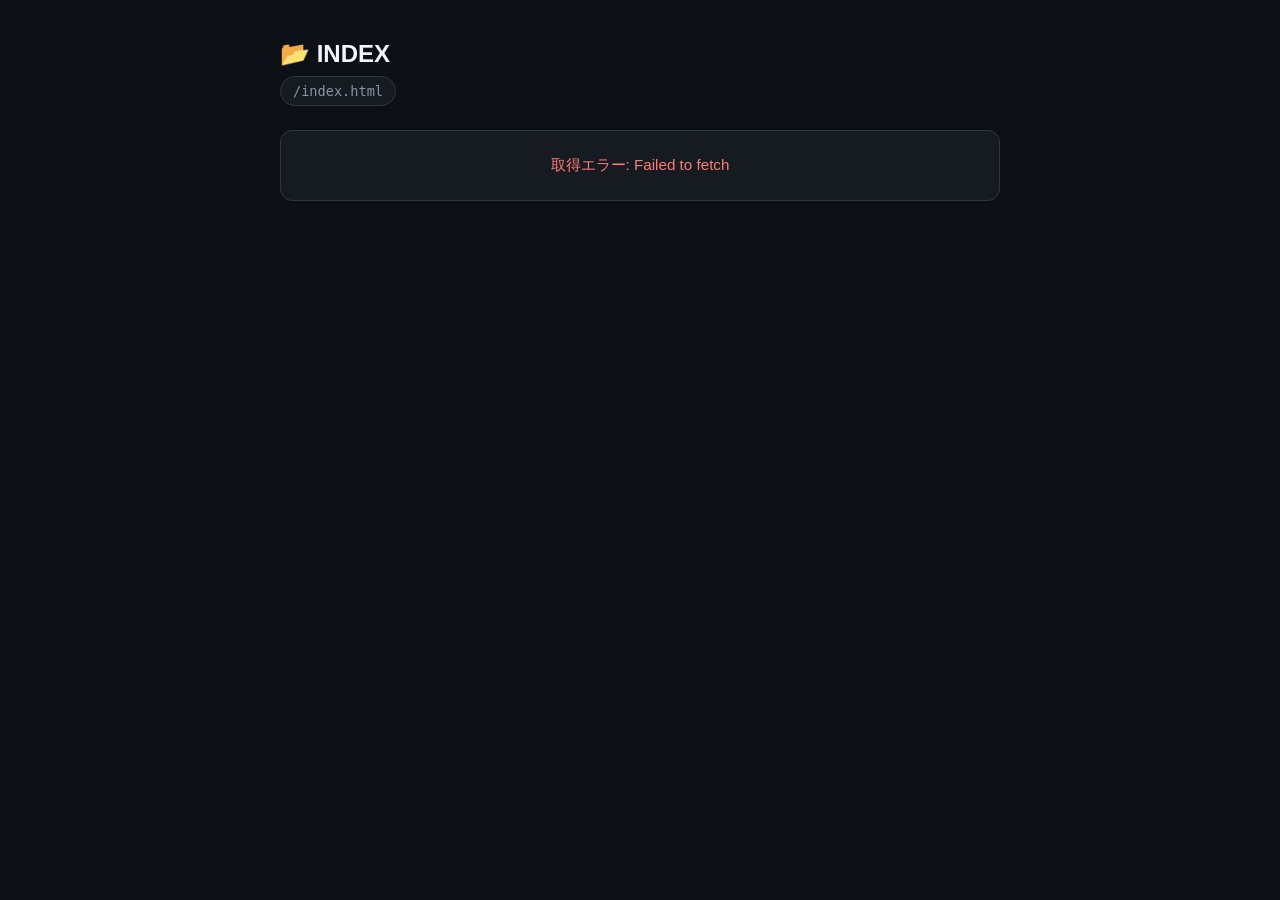
<file: index.html>
<!doctype html>
<html lang="ja">
  <head>
    <meta charset="UTF-8" />
    <meta name="viewport" content="width=device-width, initial-scale=1.0" />
    <title>インデックス / サイトマップ</title>
    <style>
      :root {
        --bg-color: #0d1117;
        --card-bg: #161b22;
        --border-color: #30363d;
        --text-main: #c9d1d9;
        --text-sub: #8b949e;
        --accent-color: #58a6ff;
        --hover-bg: #21262d;
      }

      * {
        box-sizing: border-box;
      }

      body {
        font-family:
          -apple-system, BlinkMacSystemFont, "Segoe UI", Helvetica, Arial,
          sans-serif;
        background-color: var(--bg-color);
        color: var(--text-main);
        margin: 0;
        padding: 40px 20px;
        display: flex;
        justify-content: center;
      }

      .wrapper {
        width: 100%;
        max-width: 720px;
      }

      header {
        margin-bottom: 24px;
        text-align: left;
      }

      h1 {
        font-size: 1.5rem;
        font-weight: 600;
        margin: 0 0 8px 0;
        display: flex;
        align-items: center;
        gap: 10px;
        color: #f0f6fc;
      }

      .path-badge {
        font-size: 0.85rem;
        color: var(--text-sub);
        background: var(--card-bg);
        border: 1px solid var(--border-color);
        padding: 6px 12px;
        border-radius: 20px;
        display: inline-block;
        font-family:
          ui-monospace,
          SFMono-Regular,
          SF Mono,
          Menlo,
          Consolas,
          monospace;
      }

      .file-card {
        background-color: var(--card-bg);
        border: 1px solid var(--border-color);
        border-radius: 12px;
        overflow: hidden;
        box-shadow: 0 4px 12px rgba(0, 0, 0, 0.15);
      }

      ul {
        list-style: none;
        padding: 0;
        margin: 0;
      }

      li {
        border-bottom: 1px solid var(--border-color);
      }

      li:last-child {
        border-bottom: none;
      }

      a {
        display: flex;
        align-items: center;
        justify-content: space-between;
        padding: 14px 20px;
        color: var(--accent-color);
        text-decoration: none;
        transition:
          background-color 0.2s ease,
          transform 0.1s ease;
      }

      a:hover {
        background-color: var(--hover-bg);
        text-decoration: none;
      }

      .file-info {
        display: flex;
        align-items: center;
        gap: 12px;
        font-weight: 500;
      }

      .file-icon {
        font-size: 1.2rem;
      }

      .file-type-badge {
        font-size: 0.75rem;
        color: var(--text-sub);
        background-color: rgba(110, 118, 129, 0.1);
        border: 1px solid rgba(110, 118, 129, 0.3);
        padding: 2px 8px;
        border-radius: 6px;
        text-transform: uppercase;
        font-weight: 600;
      }

      .status-msg,
      .error-msg {
        padding: 24px;
        text-align: center;
        color: var(--text-sub);
        font-size: 0.95rem;
      }

      .error-msg {
        color: #ff7b72;
      }
    </style>
  </head>
  <body>
    <div class="wrapper">
      <header>
        <h1>📂 INDEX</h1>
        <div id="path-display" class="path-badge">Loading...</div>
      </header>

      <main class="file-card">
        <ul id="file-list">
          <li class="status-msg">読み込み中...</li>
        </ul>
      </main>
    </div>

    <script>
      const TARGET_FOLDER = ""; // 特定のフォルダを指定したい場合はここに記入（例: 'projects'）

      document.addEventListener("DOMContentLoaded", () => {
        const hostname = window.location.hostname;
        const pathname = window.location.pathname;

        if (
          hostname === "localhost" ||
          hostname === "127.0.0.1" ||
          window.location.protocol === "file:"
        ) {
          showError("GitHub Pages 上で実行してください。");
          return;
        }

        const USER = hostname.split(".")[0];
        const pathSegments = pathname.split("/").filter(Boolean);

        let REPO = "";
        if (pathSegments.length > 0 && !hostname.startsWith(pathSegments[0])) {
          REPO = pathSegments[0];
        } else {
          REPO = `${USER}.github.io`;
        }

        let folderPath = TARGET_FOLDER;
        if (
          !folderPath &&
          pathSegments.length > (REPO === `${USER}.github.io` ? 0 : 1)
        ) {
          const dirSegments = pathSegments.slice(
            REPO === `${USER}.github.io` ? 0 : 1,
          );
          if (dirSegments[dirSegments.length - 1].includes(".")) {
            dirSegments.pop();
          }
          folderPath = dirSegments.join("/");
        }

        document.getElementById("path-display").textContent =
          `/${REPO}${folderPath ? "/" + folderPath : ""}`;

        const apiUrl = `https://api.github.com/repos/${USER}/${REPO}/contents/${folderPath}`;

        fetch(apiUrl)
          .then((response) => {
            if (!response.ok) throw new Error(`Status: ${response.status}`);
            return response.json();
          })
          .then((data) => {
            const listElement = document.getElementById("file-list");
            listElement.innerHTML = "";

            if (!Array.isArray(data) || data.length === 0) {
              listElement.innerHTML =
                '<li class="status-msg">ファイルが見つかりません。</li>';
              return;
            }

            // フォルダ優先ソート
            data.sort((a, b) => {
              if (a.type === b.type) return a.name.localeCompare(b.name);
              return a.type === "dir" ? -1 : 1;
            });

            data.forEach((item) => {
              if (item.name === "index.html" || item.name.startsWith("."))
                return;

              const li = document.createElement("li");
              const a = document.createElement("a");

              a.href = `./${item.name}${item.type === "dir" ? "/" : ""}`;

              const icon = item.type === "dir" ? "📁" : getFileIcon(item.name);
              const ext =
                item.type === "dir" ? "DIR" : item.name.split(".").pop();

              a.innerHTML = `
            <div class="file-info">
              <span class="file-icon">${icon}</span>
              <span>${item.name}</span>
            </div>
            <span class="file-type-badge">${ext}</span>
          `;

              li.appendChild(a);
              listElement.appendChild(li);
            });

            if (listElement.children.length === 0) {
              listElement.innerHTML =
                '<li class="status-msg">表示するファイルがありません。</li>';
            }
          })
          .catch((error) => {
            showError(`取得エラー: ${error.message}`);
          });
      });

      function getFileIcon(filename) {
        const ext = filename.split(".").pop().toLowerCase();
        switch (ext) {
          case "html":
          case "htm":
            return "🌐";
          case "pdf":
            return "📕";
          case "png":
          case "jpg":
          case "jpeg":
          case "gif":
          case "svg":
            return "🖼️";
          case "zip":
          case "rar":
          case "7z":
            return "📦";
          case "js":
          case "css":
            return "💻";
          case "md":
            return "📝";
          default:
            return "📄";
        }
      }

      function showError(msg) {
        document.getElementById("file-list").innerHTML =
          `<li class="error-msg">${msg}</li>`;
      }
    </script>
  </body>
</html>
</file>
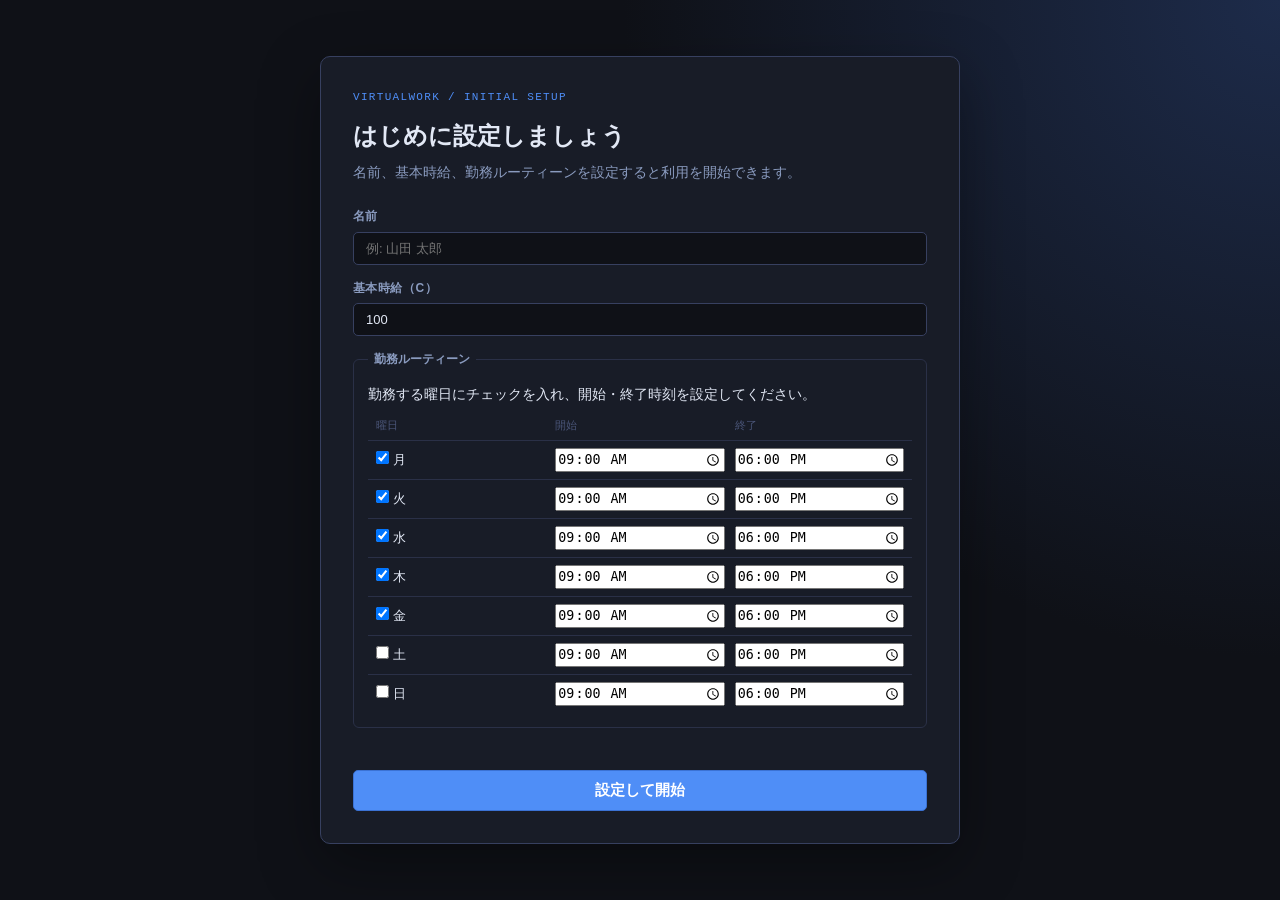
<file: れたす社/index.html>
<!DOCTYPE html>
<html lang="ja">
<head>
  <meta charset="UTF-8">
  <meta name="viewport" content="width=device-width, initial-scale=1.0">
  <title>VirtualWork — 仮想会社管理システム</title>
  <link rel="stylesheet" href="style.css">
</head>
<body>
  <section id="setup-screen" class="setup-screen hidden">
    <div class="setup-panel">
      <div class="setup-kicker">VIRTUALWORK / INITIAL SETUP</div>
      <h1>はじめに設定しましょう</h1>
      <p class="setup-description">名前、基本時給、勤務ルーティーンを設定すると利用を開始できます。</p>
      <form id="setup-form">
        <div class="form-group">
          <label for="setup-name">名前</label>
          <input id="setup-name" class="input-field" type="text" required autocomplete="name" placeholder="例: 山田 太郎">
        </div>
        <div class="form-group">
          <label for="setup-hourly-rate">基本時給（C）</label>
          <input id="setup-hourly-rate" class="input-field" type="number" min="1" step="1" required value="100">
        </div>
        <fieldset class="setup-routine-fieldset">
          <legend>勤務ルーティーン</legend>
          <p class="form-hint">勤務する曜日にチェックを入れ、開始・終了時刻を設定してください。</p>
          <div class="setup-routine-list">
            <div class="setup-routine-header"><span>曜日</span><span>開始</span><span>終了</span></div>
            <label class="setup-routine-row"><span><input type="checkbox" name="setup-day" value="1" checked> 月</span><input type="time" name="setup-start-1" value="09:00"><input type="time" name="setup-end-1" value="18:00"></label>
            <label class="setup-routine-row"><span><input type="checkbox" name="setup-day" value="2" checked> 火</span><input type="time" name="setup-start-2" value="09:00"><input type="time" name="setup-end-2" value="18:00"></label>
            <label class="setup-routine-row"><span><input type="checkbox" name="setup-day" value="3" checked> 水</span><input type="time" name="setup-start-3" value="09:00"><input type="time" name="setup-end-3" value="18:00"></label>
            <label class="setup-routine-row"><span><input type="checkbox" name="setup-day" value="4" checked> 木</span><input type="time" name="setup-start-4" value="09:00"><input type="time" name="setup-end-4" value="18:00"></label>
            <label class="setup-routine-row"><span><input type="checkbox" name="setup-day" value="5" checked> 金</span><input type="time" name="setup-start-5" value="09:00"><input type="time" name="setup-end-5" value="18:00"></label>
            <label class="setup-routine-row"><span><input type="checkbox" name="setup-day" value="6"> 土</span><input type="time" name="setup-start-6" value="09:00"><input type="time" name="setup-end-6" value="18:00"></label>
            <label class="setup-routine-row"><span><input type="checkbox" name="setup-day" value="0"> 日</span><input type="time" name="setup-start-0" value="09:00"><input type="time" name="setup-end-0" value="18:00"></label>
          </div>
        </fieldset>
        <p id="setup-error" class="setup-error" role="alert"></p>
        <button class="btn btn-primary btn-lg setup-submit" type="submit">設定して開始</button>
      </form>
    </div>
  </section>
  <div id="app" class="hidden">
    <!-- ナビゲーション -->
    <nav id="main-nav">
      <div class="nav-brand">
        <span class="brand-icon">⬡</span>
        <span class="brand-name">VirtualWork</span>
      </div>
      <div class="nav-links">
        <button class="nav-btn active" data-page="dashboard">ダッシュボード</button>
        <button class="nav-btn" data-page="attendance">勤怠</button>
        <button class="nav-btn" data-page="schedule">勤務予定</button>
        <button class="nav-btn" data-page="work-blocks">業務ブロック</button>
        <button class="nav-btn" data-page="salary">給与</button>
        <button class="nav-btn" data-page="evaluation">評価</button>
        <button class="nav-btn" data-page="regulations">会社規程</button>
        <button class="nav-btn" data-page="settings">設定</button>
      </div>
      <div class="nav-status" id="nav-status">
        <span class="status-dot" id="status-dot"></span>
        <span id="status-text">未出勤</span>
      </div>
    </nav>

    <!-- メインコンテンツ -->
    <main id="main-content">
      <!-- ダッシュボード -->
      <div class="page active" id="page-dashboard">
        <div class="page-header">
          <h1>ダッシュボード</h1>
          <div class="today-date" id="today-date"></div>
        </div>

        <!-- 未確定勤務アラート -->
        <div class="alert alert-warning hidden" id="unconfirmed-alert">
          <span class="alert-icon">⚠</span>
          <div>
            <strong>未確定の勤務があります</strong>
            <p id="unconfirmed-message"></p>
          </div>
          <button class="btn btn-warning" id="confirm-attendance-btn">確認する</button>
        </div>

        <!-- 出勤ステータスカード -->
        <div class="dashboard-grid">
          <div class="card card-primary" id="clock-card">
            <div class="card-label">現在時刻</div>
            <div class="card-value clock" id="live-clock">--:--:--</div>
            <div class="clock-actions" id="clock-actions">
              <button class="btn btn-success btn-lg" id="btn-clockin">出勤</button>
            </div>
            <div class="work-status hidden" id="work-status">
              <div class="status-row">
                <span class="label">出勤時刻</span>
                <span id="clockin-time">--:--:--</span>
              </div>
              <div class="status-row">
                <span class="label">勤務時間</span>
                <span id="elapsed-time">0:00:00</span>
              </div>
              <div class="status-row" id="plan-status-row">
                <span class="label">業務計画</span>
                <span id="plan-status">未入力</span>
              </div>
              <button class="btn btn-danger btn-lg mt-1" id="btn-clockout">退勤</button>
            </div>
          </div>

          <!-- 今日の予定 -->
          <div class="card" id="today-schedule-card">
            <div class="card-label">本日の勤務予定</div>
            <div id="today-schedule-content">
              <p class="text-muted">予定なし</p>
            </div>
          </div>

          <!-- 今月サマリー -->
          <div class="card" id="month-summary-card">
            <div class="card-label" id="month-label">今月のサマリー</div>
            <div class="summary-grid">
              <div class="summary-item">
                <div class="summary-num" id="month-work-days">0</div>
                <div class="summary-label">勤務日数</div>
              </div>
              <div class="summary-item">
                <div class="summary-num" id="month-work-hours">0h</div>
                <div class="summary-label">勤務時間</div>
              </div>
              <div class="summary-item">
                <div class="summary-num" id="month-salary-est">¥0</div>
                <div class="summary-label">給与予測</div>
              </div>
              <div class="summary-item">
                <div class="summary-num" id="month-eval-pts">100pt</div>
                <div class="summary-label">評価ポイント</div>
              </div>
            </div>
          </div>

          <!-- 今月の給与予測詳細 -->
          <div class="card" id="salary-forecast-card">
            <div class="card-label">給与予測（今月）</div>
            <div id="salary-forecast-content">
              <div class="forecast-row">
                <span>基本給与予想</span>
                <span id="fc-base">¥0</span>
              </div>
              <div class="forecast-row">
                <span>時間外報酬予想</span>
                <span id="fc-overtime">¥0</span>
              </div>
              <div class="forecast-row">
                <span>評価報酬予想</span>
                <span id="fc-eval">¥0</span>
              </div>
              <div class="forecast-row forecast-total">
                <span>予想総支給</span>
                <span id="fc-total">¥0</span>
              </div>
            </div>
          </div>

          <!-- 手持ち残高 -->
          <div class="card" id="wallet-balance-card">
            <div class="card-label">手持ち残高</div>
            <div class="summary-num" id="wallet-balance">0 C</div>
            <div class="summary-label">確定した勤務給与 − 支出</div>
          </div>
        </div>

        <!-- 最近の勤怠記録 -->
        <div class="card mt-1">
          <div class="card-label">最近の勤怠記録</div>
          <table class="data-table" id="recent-attendance-table">
            <thead>
              <tr>
                <th>日付</th>
                <th>出勤</th>
                <th>退勤</th>
                <th>勤務時間</th>
                <th>時間外</th>
                <th>評価</th>
                <th>状態</th>
              </tr>
            </thead>
            <tbody id="recent-attendance-body">
              <tr><td colspan="7" class="text-center text-muted">記録なし</td></tr>
            </tbody>
          </table>
        </div>
      </div>

      <!-- 勤怠ページ -->
      <div class="page hidden" id="page-attendance">
        <div class="page-header">
          <h1>勤怠管理</h1>
        </div>
        <div class="filter-bar">
          <select id="attendance-year" class="select-input"></select>
          <select id="attendance-month" class="select-input"></select>
          <button class="btn btn-secondary" id="attendance-filter-btn">表示</button>
        </div>
        <div class="card">
          <table class="data-table" id="attendance-table">
            <thead>
              <tr>
                <th>日付</th>
                <th>曜日</th>
                <th>出勤</th>
                <th>退勤</th>
                <th>遅刻</th>
                <th>勤務時間</th>
                <th>時間外</th>
                <th>業務計画</th>
                <th>振り返り</th>
                <th>評価</th>
                <th>操作</th>
              </tr>
            </thead>
            <tbody id="attendance-body">
              <tr><td colspan="11" class="text-center text-muted">記録なし</td></tr>
            </tbody>
          </table>
        </div>
      </div>

      <!-- 勤務予定ページ -->
      <div class="page hidden" id="page-schedule">
        <div class="page-header">
          <h1>勤務予定</h1>
          <button class="btn btn-primary" id="add-schedule-btn">＋ 予定を追加</button>
        </div>
        <div class="schedule-view">
          <div class="card">
            <div class="card-label">通常勤務予定</div>
            <div id="regular-schedule-list"></div>
          </div>
          <div class="card mt-1">
            <div class="card-label">予定時間外勤務</div>
            <div id="overtime-schedule-list"></div>
          </div>
        </div>
      </div>

      <!-- 業務ブロックページ -->
      <div class="page hidden" id="page-work-blocks">
        <div class="page-header">
          <h1>業務ブロック</h1>
        </div>
        <div class="filter-bar">
          <input type="date" id="wb-date-filter" class="input-field">
          <button class="btn btn-secondary" id="wb-filter-btn">表示</button>
        </div>
        <div id="work-blocks-content"></div>
      </div>

      <!-- 給与ページ -->
      <div class="page hidden" id="page-salary">
        <div class="page-header">
          <h1>給与明細</h1>
        </div>
        <div class="filter-bar">
          <select id="salary-year" class="select-input"></select>
          <select id="salary-month" class="select-input"></select>
          <button class="btn btn-secondary" id="salary-filter-btn">表示</button>
        </div>
        <div id="salary-content"></div>
      </div>

      <!-- 評価ページ -->
      <div class="page hidden" id="page-evaluation">
        <div class="page-header">
          <h1>評価・ポイント</h1>
        </div>
        <div class="filter-bar">
          <select id="eval-year" class="select-input"></select>
          <select id="eval-month" class="select-input"></select>
          <button class="btn btn-secondary" id="eval-filter-btn">表示</button>
        </div>
        <div id="evaluation-content"></div>
      </div>

      <!-- 会社規程ページ -->
      <div class="page hidden" id="page-regulations">
        <div class="page-header">
          <h1>会社規程</h1>
          <div class="version-badge" id="reg-version-badge"></div>
        </div>
        <div id="regulations-content"></div>
      </div>

      <!-- 設定ページ -->
      <div class="page hidden" id="page-settings">
        <div class="page-header">
          <h1>設定</h1>
        </div>
        <div id="settings-content"></div>
      </div>
    </main>
  </div>

  <!-- モーダル群 -->
  <div class="modal-overlay hidden" id="modal-overlay">
    <div class="modal" id="modal-container">
      <div class="modal-header">
        <h2 id="modal-title"></h2>
        <button class="modal-close" id="modal-close">✕</button>
      </div>
      <div class="modal-body" id="modal-body"></div>
      <div class="modal-footer" id="modal-footer"></div>
    </div>
  </div>

  <script src="db.js"></script>
  <script src="regulations.js"></script>
  <script src="salary.js"></script>
  <script src="evaluation.js"></script>
  <script src="attendance.js"></script>
  <script src="schedule.js"></script>
  <script src="workblocks.js"></script>
  <script src="ui.js"></script>
  <script src="app.js"></script>
</body>
</html>
</file>
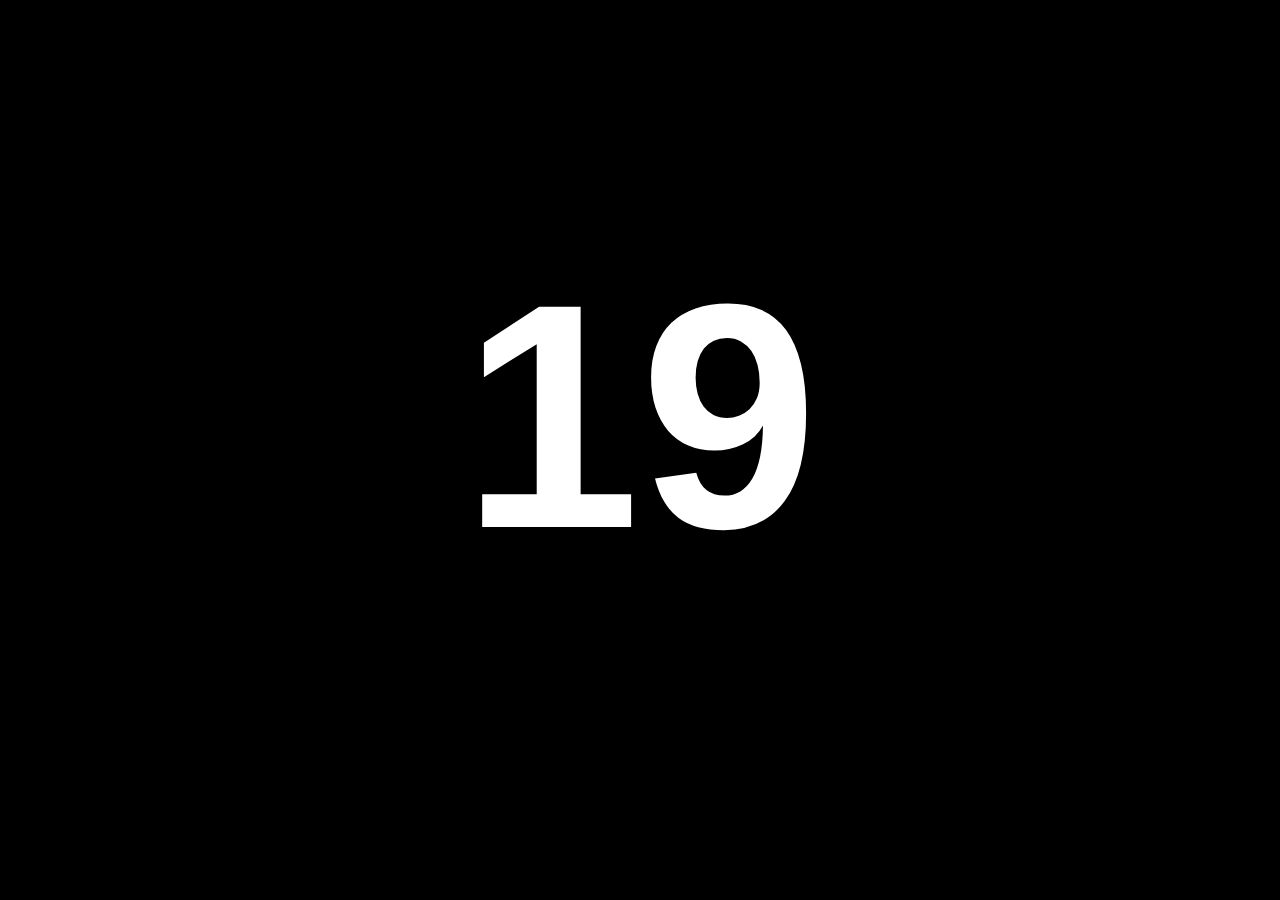
<file: 乱数/index.html>
<!doctype html>
<html lang="ja">
  <head>
    <meta charset="UTF-8" />
    <meta name="viewport" content="width=device-width, initial-scale=1.0" />
    <title>Dice</title>
    <link rel="stylesheet" href="style.css" />
  </head>

  <body>
    <main class="dice-container">
      <!-- ここには初期値を入れない -->
      <button id="result" class="result" aria-label="設定を開く"></button>

      <div id="judgement" class="judgement"></div>
    </main>

    <!-- 設定画面 -->

    <div id="settingsOverlay" class="overlay hidden">
      <section class="settings">
        <button id="closeSettings" class="close-button" aria-label="閉じる">
          ×
        </button>

        <h1>Settings</h1>

        <div class="setting-item">
          <label for="diceSides"> ダイス面数 </label>

          <input id="diceSides" type="number" min="2" max="1000000" step="1" />
        </div>

        <div class="setting-item">
          <label> クリティカル </label>

          <div class="range-inputs">
            <input id="criticalMin" type="number" min="1" />

            <span>〜</span>

            <input id="criticalMax" type="number" min="1" />
          </div>
        </div>

        <div class="setting-item">
          <label> ファンブル </label>

          <div class="range-inputs">
            <input id="fumbleMin" type="number" min="1" />

            <span>〜</span>

            <input id="fumbleMax" type="number" min="1" />
          </div>
        </div>

        <p id="settingsError" class="settings-error"></p>

        <button id="saveSettings" class="save-button">SAVE</button>
      </section>
    </div>

    <script src="script.js"></script>
  </body>
</html>
</file>
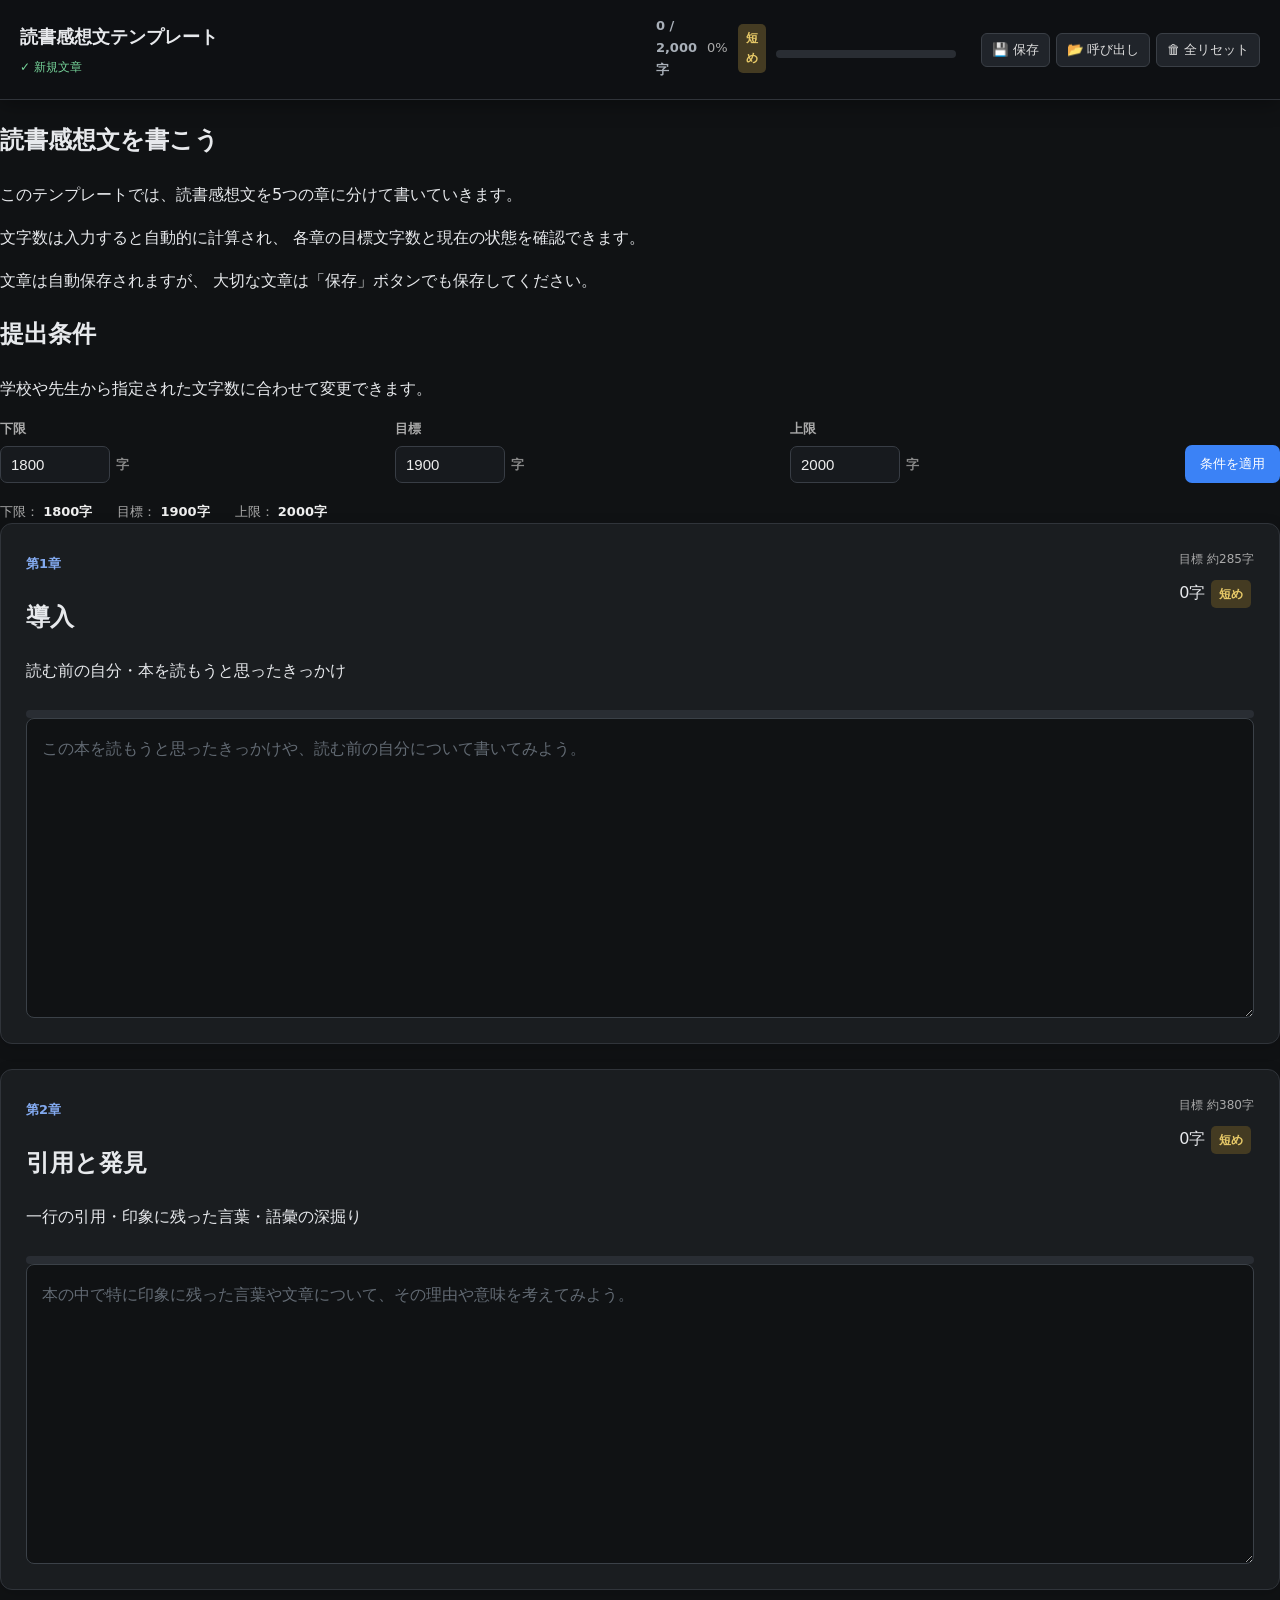
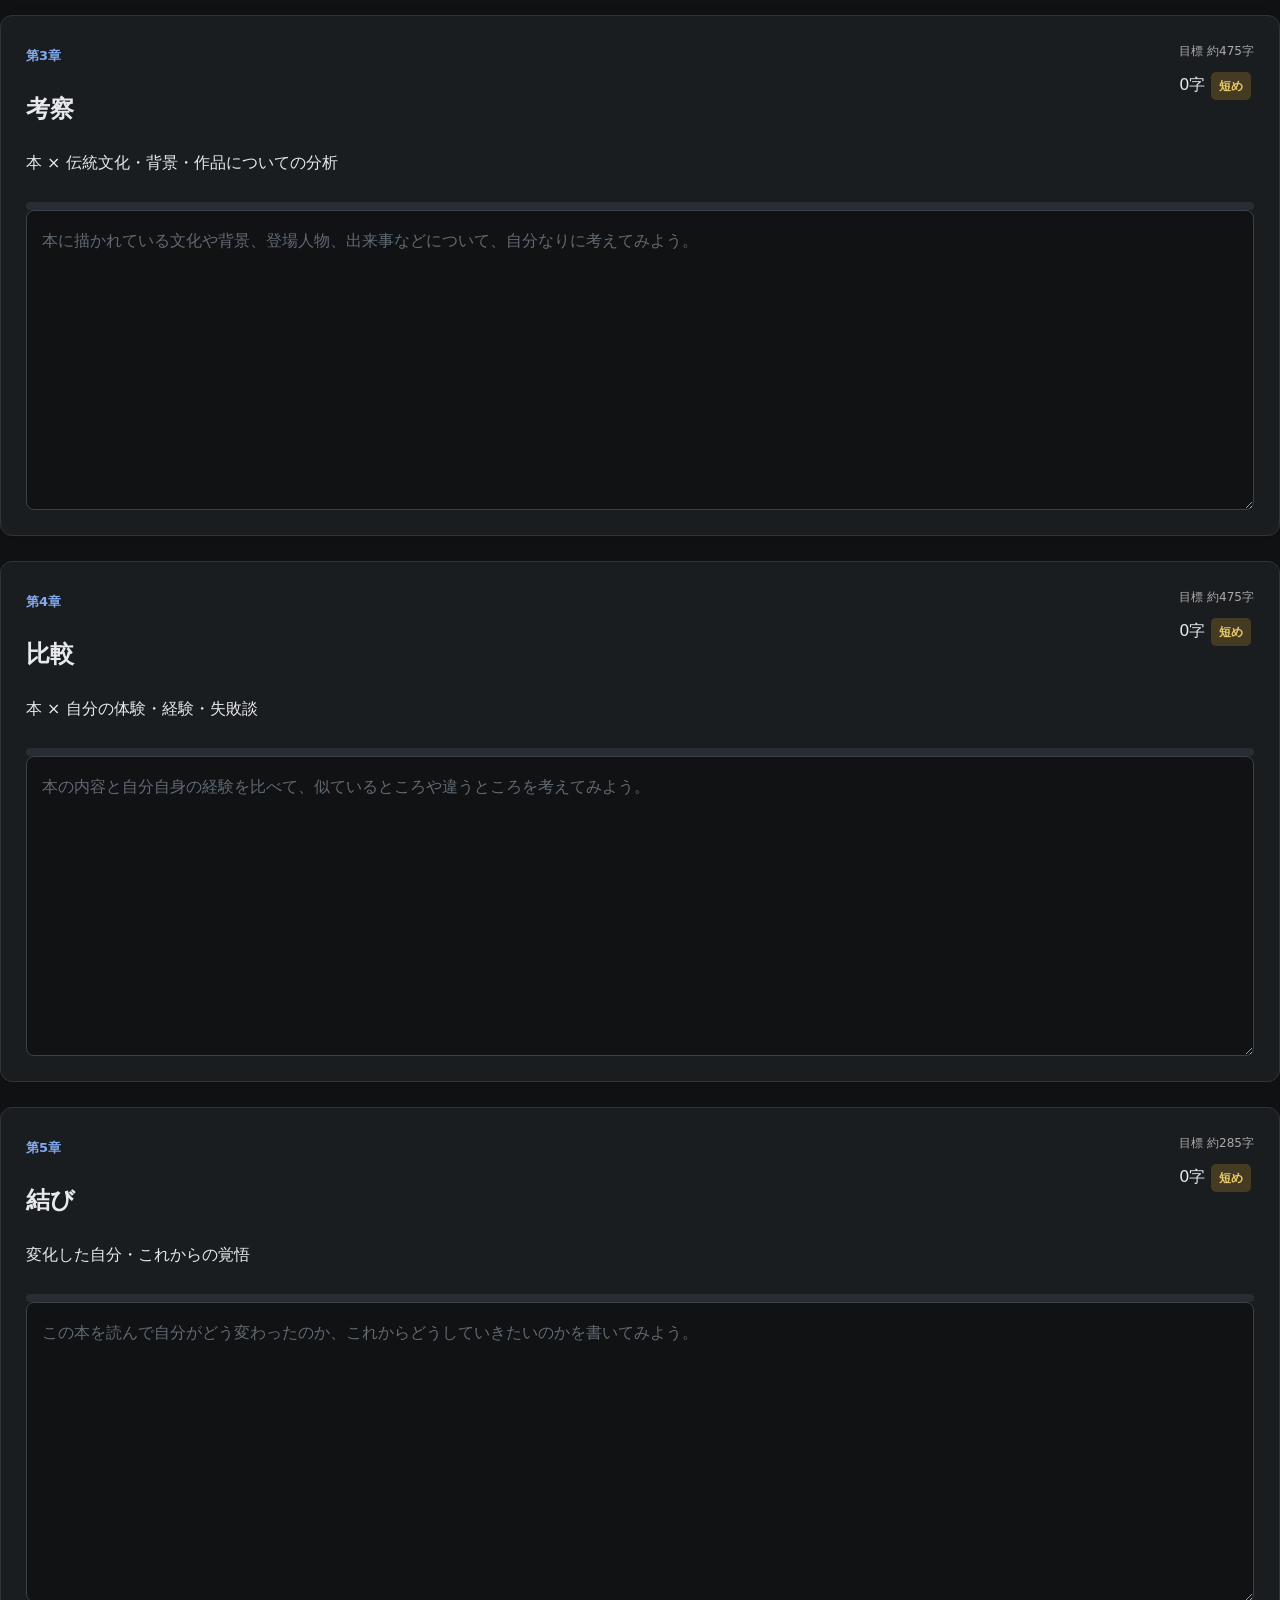
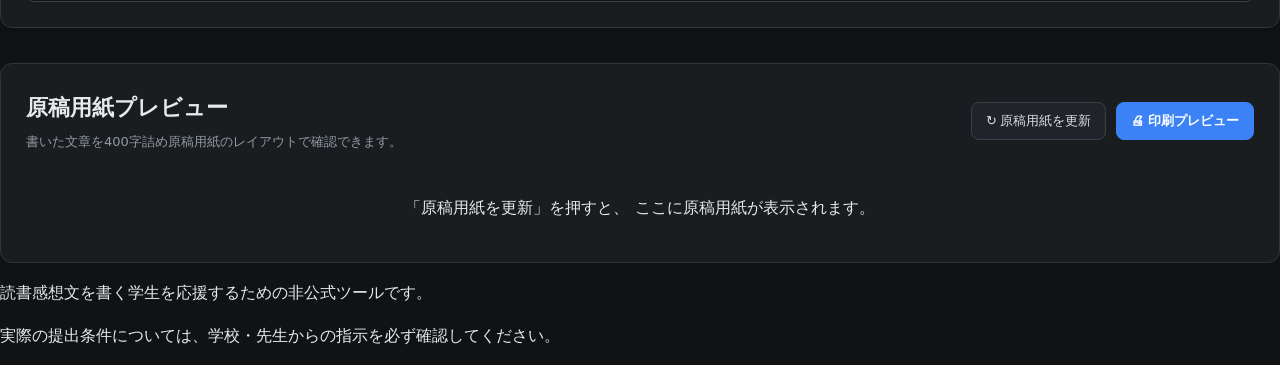
<file: 読書感想文テンプレート/index.html>
<!DOCTYPE html>
<html lang="ja">

<head>
    <meta charset="UTF-8">

    <meta
        name="viewport"
        content="width=device-width, initial-scale=1.0"
    >

    <title>読書感想文テンプレート</title>

    <link
        rel="stylesheet"
        href="style.css"
    >
</head>


<body>


<!-- ==================================================
     固定ヘッダー
================================================== -->

<header class="app-header">

    <!-- タイトル -->

    <div class="header-title">

        <h1>
            読書感想文テンプレート
        </h1>

        <div
            id="save-status"
            class="save-status loading"
        >
            起動中...
        </div>

    </div>


    <!-- 全体文字数 -->

    <div class="header-progress">

        <div class="progress-info">

            <span
                id="total-count"
                class="total-count"
            >
                0 / 2000字
            </span>

            <span
                id="total-percentage"
                class="total-percentage"
            >
                0%
            </span>

            <span
                id="total-status"
                class="essay-status short"
            >
                短め
            </span>

        </div>


        <div
            id="total-progress"
            class="progress-bar"
        >

            <div
                class="progress-fill short"
            ></div>

        </div>

    </div>


    <!-- 操作ボタン -->

    <div class="header-buttons">

        <button
            id="save-button"
            type="button"
        >
            💾 保存
        </button>


        <button
            id="load-button"
            type="button"
        >
            📂 呼び出し
        </button>


        <button
            id="reset-button"
            type="button"
        >
            🗑 全リセット
        </button>

    </div>

</header>



<!-- ==================================================
     メイン
================================================== -->

<main class="main-container">


    <!-- ==================================================
         説明
    ================================================== -->

    <section class="intro-card">

        <h2>
            読書感想文を書こう
        </h2>

        <p>
            このテンプレートでは、読書感想文を5つの章に分けて書いていきます。
        </p>

        <p>
            文字数は入力すると自動的に計算され、
            各章の目標文字数と現在の状態を確認できます。
        </p>

        <p>
            文章は自動保存されますが、
            大切な文章は「保存」ボタンでも保存してください。
        </p>

    </section>



    <!-- ==================================================
         提出条件設定
    ================================================== -->

    <section class="condition-card">

        <div class="section-heading">

            <div>

                <h2>
                    提出条件
                </h2>

                <p>
                    学校や先生から指定された文字数に合わせて変更できます。
                </p>

            </div>

        </div>


        <div class="settings-grid">


            <!-- 下限 -->

            <label>

                <span>
                    下限
                </span>

                <div class="number-input">

                    <input
                        id="min-chars"
                        type="number"
                        min="0"
                        step="1"
                        value="1800"
                    >

                    <span>
                        字
                    </span>

                </div>

            </label>



            <!-- 目標 -->

            <label>

                <span>
                    目標
                </span>

                <div class="number-input">

                    <input
                        id="target-chars"
                        type="number"
                        min="0"
                        step="1"
                        value="1900"
                    >

                    <span>
                        字
                    </span>

                </div>

            </label>



            <!-- 上限 -->

            <label>

                <span>
                    上限
                </span>

                <div class="number-input">

                    <input
                        id="max-chars"
                        type="number"
                        min="0"
                        step="1"
                        value="2000"
                    >

                    <span>
                        字
                    </span>

                </div>

            </label>



            <!-- 適用 -->

            <button
                id="apply-settings"
                type="button"
            >
                条件を適用
            </button>

        </div>



        <!-- 設定内容 -->

        <div class="condition-summary">

            <span>

                下限：

                <strong id="condition-min">
                    1800字
                </strong>

            </span>


            <span>

                目標：

                <strong id="condition-target">
                    1900字
                </strong>

            </span>


            <span>

                上限：

                <strong id="condition-max">
                    2000字
                </strong>

            </span>

        </div>

    </section>



    <!-- ==================================================
         第1章
    ================================================== -->

    <section class="chapter-card">

        <div class="chapter-header">

            <div class="chapter-title-area">

                <span class="chapter-number">
                    第1章
                </span>

                <h2>
                    導入
                </h2>

                <p>
                    読む前の自分・本を読もうと思ったきっかけ
                </p>

            </div>


            <div class="chapter-info">

                <div class="chapter-target">

                    <span id="chapter-1-target">
                        目標 約285字
                    </span>

                </div>


                <span id="chapter-1-count">
                    0字
                </span>


                <span
                    id="chapter-1-status"
                    class="chapter-status short"
                >
                    短め
                </span>

            </div>

        </div>


        <div
            id="chapter-1-progress"
            class="progress-bar chapter-progress"
        >

            <div
                class="progress-fill short"
            ></div>

        </div>


        <textarea
            id="chapter-1"
            class="essay-input"
            placeholder="この本を読もうと思ったきっかけや、読む前の自分について書いてみよう。"
            spellcheck="false"
        ></textarea>

    </section>



    <!-- ==================================================
         第2章
    ================================================== -->

    <section class="chapter-card">

        <div class="chapter-header">

            <div class="chapter-title-area">

                <span class="chapter-number">
                    第2章
                </span>

                <h2>
                    引用と発見
                </h2>

                <p>
                    一行の引用・印象に残った言葉・語彙の深掘り
                </p>

            </div>


            <div class="chapter-info">

                <div class="chapter-target">

                    <span id="chapter-2-target">
                        目標 約380字
                    </span>

                </div>


                <span id="chapter-2-count">
                    0字
                </span>


                <span
                    id="chapter-2-status"
                    class="chapter-status short"
                >
                    短め
                </span>

            </div>

        </div>


        <div
            id="chapter-2-progress"
            class="progress-bar chapter-progress"
        >

            <div
                class="progress-fill short"
            ></div>

        </div>


        <textarea
            id="chapter-2"
            class="essay-input"
            placeholder="本の中で特に印象に残った言葉や文章について、その理由や意味を考えてみよう。"
            spellcheck="false"
        ></textarea>

    </section>



    <!-- ==================================================
         第3章
    ================================================== -->

    <section class="chapter-card">

        <div class="chapter-header">

            <div class="chapter-title-area">

                <span class="chapter-number">
                    第3章
                </span>

                <h2>
                    考察
                </h2>

                <p>
                    本 × 伝統文化・背景・作品についての分析
                </p>

            </div>


            <div class="chapter-info">

                <div class="chapter-target">

                    <span id="chapter-3-target">
                        目標 約475字
                    </span>

                </div>


                <span id="chapter-3-count">
                    0字
                </span>


                <span
                    id="chapter-3-status"
                    class="chapter-status short"
                >
                    短め
                </span>

            </div>

        </div>


        <div
            id="chapter-3-progress"
            class="progress-bar chapter-progress"
        >

            <div
                class="progress-fill short"
            ></div>

        </div>


        <textarea
            id="chapter-3"
            class="essay-input"
            placeholder="本に描かれている文化や背景、登場人物、出来事などについて、自分なりに考えてみよう。"
            spellcheck="false"
        ></textarea>

    </section>



    <!-- ==================================================
         第4章
    ================================================== -->

    <section class="chapter-card">

        <div class="chapter-header">

            <div class="chapter-title-area">

                <span class="chapter-number">
                    第4章
                </span>

                <h2>
                    比較
                </h2>

                <p>
                    本 × 自分の体験・経験・失敗談
                </p>

            </div>


            <div class="chapter-info">

                <div class="chapter-target">

                    <span id="chapter-4-target">
                        目標 約475字
                    </span>

                </div>


                <span id="chapter-4-count">
                    0字
                </span>


                <span
                    id="chapter-4-status"
                    class="chapter-status short"
                >
                    短め
                </span>

            </div>

        </div>


        <div
            id="chapter-4-progress"
            class="progress-bar chapter-progress"
        >

            <div
                class="progress-fill short"
            ></div>

        </div>


        <textarea
            id="chapter-4"
            class="essay-input"
            placeholder="本の内容と自分自身の経験を比べて、似ているところや違うところを考えてみよう。"
            spellcheck="false"
        ></textarea>

    </section>



    <!-- ==================================================
         第5章
    ================================================== -->

    <section class="chapter-card">

        <div class="chapter-header">

            <div class="chapter-title-area">

                <span class="chapter-number">
                    第5章
                </span>

                <h2>
                    結び
                </h2>

                <p>
                    変化した自分・これからの覚悟
                </p>

            </div>


            <div class="chapter-info">

                <div class="chapter-target">

                    <span id="chapter-5-target">
                        目標 約285字
                    </span>

                </div>


                <span id="chapter-5-count">
                    0字
                </span>


                <span
                    id="chapter-5-status"
                    class="chapter-status short"
                >
                    短め
                </span>

            </div>

        </div>


        <div
            id="chapter-5-progress"
            class="progress-bar chapter-progress"
        >

            <div
                class="progress-fill short"
            ></div>

        </div>


        <textarea
            id="chapter-5"
            class="essay-input"
            placeholder="この本を読んで自分がどう変わったのか、これからどうしていきたいのかを書いてみよう。"
            spellcheck="false"
        ></textarea>

    </section>



    <!-- ==================================================
         原稿用紙プレビュー
    ================================================== -->

    <section class="manuscript-preview-card">

        <div class="preview-header">

            <div>

                <h2>
                    原稿用紙プレビュー
                </h2>

                <p>
                    書いた文章を400字詰め原稿用紙のレイアウトで確認できます。
                </p>

            </div>


            <div class="preview-actions">

                <button
                    id="preview-button"
                    type="button"
                >
                    ↻ 原稿用紙を更新
                </button>


                <button
                    id="print-button"
                    type="button"
                >
                    🖨 印刷プレビュー
                </button>

            </div>

        </div>


        <!-- 原稿用紙 -->

        <div
            id="manuscript-pages"
            class="manuscript-pages"
        >

            <div class="manuscript-empty">

                <p>
                    「原稿用紙を更新」を押すと、
                    ここに原稿用紙が表示されます。
                </p>

            </div>

        </div>

    </section>



    <!-- ==================================================
         フッター
    ================================================== -->

    <footer class="app-footer">

        <p>
            読書感想文を書く学生を応援するための非公式ツールです。
        </p>

        <p>
            実際の提出条件については、学校・先生からの指示を必ず確認してください。
        </p>

    </footer>


</main>



<!-- ==================================================
     JavaScript
================================================== -->

<script src="js/config.js"></script>

<script src="js/db.js"></script>

<script src="js/essay.js"></script>

<script src="js/manuscript.js"></script>

<script src="js/ui.js"></script>

<script src="js/app.js"></script>


</body>

</html>
</file>
<file: れたす社/style.css>
/* =============================================
   VirtualWork — 業務系システムUI
   ============================================= */

:root {
  --bg:       #0f1117;
  --bg-card:  #181c27;
  --bg-card2: #1e2435;
  --border:   #2a3047;
  --border2:  #374060;
  --text:     #e2e8f5;
  --text-sub: #8a9bbf;
  --text-dim: #4a5578;
  --accent:   #4f8ef7;
  --accent2:  #3b72d4;
  --success:  #34c27a;
  --danger:   #e85555;
  --warning:  #f5a623;
  --overtime: #a855f7;
  --font-mono: 'Courier New', monospace;
}

*, *::before, *::after { box-sizing: border-box; margin: 0; padding: 0; }

body {
  font-family: 'Hiragino Kaku Gothic ProN', 'Yu Gothic UI', Meiryo, sans-serif;
  background: var(--bg);
  color: var(--text);
  min-height: 100vh;
  font-size: 14px;
  line-height: 1.6;
}

/* ナビゲーション */
#main-nav {
  display: flex;
  align-items: center;
  gap: 0;
  background: var(--bg-card);
  border-bottom: 1px solid var(--border);
  padding: 0 20px;
  height: 52px;
  position: sticky;
  top: 0;
  z-index: 100;
}

.nav-brand {
  display: flex;
  align-items: center;
  gap: 8px;
  margin-right: 24px;
  flex-shrink: 0;
}

.brand-icon {
  font-size: 20px;
  color: var(--accent);
}

.brand-name {
  font-size: 15px;
  font-weight: 700;
  letter-spacing: 0.05em;
  color: var(--text);
}

.nav-links {
  display: flex;
  gap: 0;
  flex: 1;
  overflow-x: auto;
}

.nav-btn {
  background: none;
  border: none;
  color: var(--text-sub);
  padding: 0 14px;
  height: 52px;
  cursor: pointer;
  font-size: 13px;
  white-space: nowrap;
  border-bottom: 2px solid transparent;
  transition: color .15s, border-color .15s;
}

.nav-btn:hover { color: var(--text); }
.nav-btn.active {
  color: var(--accent);
  border-bottom-color: var(--accent);
}

.nav-status {
  display: flex;
  align-items: center;
  gap: 8px;
  padding-left: 20px;
  border-left: 1px solid var(--border);
  flex-shrink: 0;
  font-size: 13px;
  color: var(--text-sub);
}

.status-dot {
  width: 8px;
  height: 8px;
  border-radius: 50%;
  background: var(--text-dim);
  transition: background .3s;
}

.status-dot.working { background: var(--success); box-shadow: 0 0 6px var(--success); }
.status-dot.overtime { background: var(--overtime); box-shadow: 0 0 6px var(--overtime); }

/* メインコンテンツ */
#main-content {
  max-width: 1200px;
  margin: 0 auto;
  padding: 24px 20px;
}

.page { display: none; }
.page.active { display: block; }
.hidden { display: none !important; }

/* 初回設定 */
.setup-screen {
  min-height: 100vh;
  display: flex;
  align-items: center;
  justify-content: center;
  padding: 32px 20px;
  background: radial-gradient(circle at top right, #1d2b4a 0, var(--bg) 42%);
}

.setup-panel {
  width: 100%;
  max-width: 640px;
  padding: 32px;
  background: var(--bg-card);
  border: 1px solid var(--border2);
  border-radius: 10px;
  box-shadow: 0 20px 60px rgba(0,0,0,.35);
}

.setup-kicker {
  color: var(--accent);
  font-family: var(--font-mono);
  font-size: 11px;
  letter-spacing: .12em;
  margin-bottom: 10px;
}

.setup-panel h1 { font-size: 24px; margin-bottom: 6px; }
.setup-description { color: var(--text-sub); margin-bottom: 24px; }
.setup-routine-fieldset { border: 1px solid var(--border); border-radius: 6px; padding: 14px; margin-bottom: 14px; }
.setup-routine-fieldset legend { color: var(--text-sub); font-size: 12px; font-weight: 600; padding: 0 6px; }
.setup-routine-list { margin-top: 12px; }
.setup-routine-header, .setup-routine-row { display: grid; grid-template-columns: 1fr 1fr 1fr; gap: 10px; align-items: center; }
.setup-routine-header { color: var(--text-dim); font-size: 11px; padding: 0 8px 5px; }
.setup-routine-row { padding: 7px 8px; border-top: 1px solid var(--border); }
.setup-routine-row span { font-size: 13px; }
.setup-routine-row input[type="time"] { width: 100%; }
.setup-error { min-height: 22px; color: var(--danger); font-size: 12px; }
.setup-submit { width: 100%; margin-top: 6px; }

/* ページヘッダー */
.page-header {
  display: flex;
  align-items: center;
  justify-content: space-between;
  margin-bottom: 20px;
}

.page-header h1 {
  font-size: 20px;
  font-weight: 600;
  color: var(--text);
}

.today-date {
  font-size: 13px;
  color: var(--text-sub);
}

/* カード */
.card {
  background: var(--bg-card);
  border: 1px solid var(--border);
  border-radius: 8px;
  padding: 16px 20px;
  margin-bottom: 0;
}

.card.mt-1 { margin-top: 16px; }

.card-label {
  font-size: 11px;
  font-weight: 600;
  letter-spacing: 0.1em;
  text-transform: uppercase;
  color: var(--text-dim);
  margin-bottom: 12px;
}

.card-primary {
  border-color: var(--accent);
  background: linear-gradient(135deg, #181c27, #1a2038);
}

.card-value { font-size: 28px; font-weight: 700; }

/* 時計 */
.clock {
  font-family: var(--font-mono);
  font-size: 40px;
  letter-spacing: 0.05em;
  color: var(--text);
  text-align: center;
  padding: 8px 0;
}

.clock-actions {
  display: flex;
  justify-content: center;
  gap: 12px;
  margin-top: 12px;
}

.work-status {
  margin-top: 12px;
}

.status-row {
  display: flex;
  justify-content: space-between;
  align-items: center;
  padding: 6px 0;
  border-bottom: 1px solid var(--border);
  font-size: 13px;
}

.status-row:last-of-type { border-bottom: none; }
.status-row .label { color: var(--text-sub); }

/* ダッシュボードグリッド */
.dashboard-grid {
  display: grid;
  grid-template-columns: 280px 1fr 1fr;
  grid-template-rows: auto auto;
  gap: 16px;
  margin-bottom: 16px;
}

#clock-card { grid-row: 1 / 3; }

/* サマリー */
.summary-grid {
  display: grid;
  grid-template-columns: 1fr 1fr;
  gap: 12px;
}

.summary-item { text-align: center; padding: 8px; }

.summary-num {
  font-size: 22px;
  font-weight: 700;
  color: var(--accent);
  font-family: var(--font-mono);
}

.summary-label {
  font-size: 11px;
  color: var(--text-sub);
  margin-top: 2px;
}

/* 給与予測 */
.forecast-row {
  display: flex;
  justify-content: space-between;
  padding: 7px 0;
  border-bottom: 1px solid var(--border);
  font-size: 13px;
}

.forecast-row:last-child { border-bottom: none; }

.forecast-total {
  font-weight: 700;
  font-size: 15px;
  color: var(--success);
  border-bottom: none;
  padding-top: 10px;
  margin-top: 4px;
  border-top: 1px solid var(--border2);
}

/* ボタン */
.btn {
  display: inline-flex;
  align-items: center;
  justify-content: center;
  gap: 6px;
  padding: 7px 16px;
  border: 1px solid transparent;
  border-radius: 5px;
  font-size: 13px;
  font-weight: 500;
  cursor: pointer;
  transition: all .15s;
  white-space: nowrap;
}

.btn-lg { padding: 10px 24px; font-size: 15px; font-weight: 600; }

.btn-primary {
  background: var(--accent);
  color: #fff;
  border-color: var(--accent2);
}
.btn-primary:hover { background: var(--accent2); }

.btn-success {
  background: var(--success);
  color: #fff;
  border-color: #28a060;
}
.btn-success:hover { background: #28a060; }

.btn-danger {
  background: var(--danger);
  color: #fff;
  border-color: #c44;
}
.btn-danger:hover { background: #c44; }

.btn-warning {
  background: var(--warning);
  color: #fff;
  border-color: #d4900f;
}

.btn-secondary {
  background: var(--bg-card2);
  color: var(--text);
  border-color: var(--border2);
}
.btn-secondary:hover { background: var(--border2); }

.btn-ghost {
  background: none;
  color: var(--accent);
  border-color: transparent;
}
.btn-ghost:hover { background: rgba(79,142,247,.08); }

.btn-sm { padding: 4px 10px; font-size: 12px; }
.mt-1 { margin-top: 12px; }

/* アラート */
.alert {
  display: flex;
  align-items: flex-start;
  gap: 12px;
  padding: 14px 16px;
  border-radius: 8px;
  background: rgba(245,166,35,.1);
  border: 1px solid rgba(245,166,35,.3);
  margin-bottom: 16px;
}

.alert-icon { font-size: 20px; flex-shrink: 0; margin-top: 1px; }
.alert-warning { background: rgba(245,166,35,.1); border-color: rgba(245,166,35,.3); }
.alert p { font-size: 13px; color: var(--text-sub); margin-top: 2px; }

/* テーブル */
.data-table {
  width: 100%;
  border-collapse: collapse;
  font-size: 13px;
}

.card:has(.data-table) {
  min-width: 0;
  overflow-x: auto;
}

.data-table th {
  background: var(--bg-card2);
  color: var(--text-sub);
  font-weight: 600;
  font-size: 11px;
  letter-spacing: 0.06em;
  text-transform: uppercase;
  padding: 10px 12px;
  text-align: left;
  border-bottom: 1px solid var(--border);
  white-space: nowrap;
}

.data-table td {
  padding: 10px 12px;
  border-bottom: 1px solid var(--border);
  vertical-align: middle;
}

.data-table tr:last-child td { border-bottom: none; }
.data-table tr:hover td { background: rgba(255,255,255,.02); }
.data-table .text-center { text-align: center; }

/* バッジ */
.badge {
  display: inline-block;
  padding: 2px 8px;
  border-radius: 3px;
  font-size: 11px;
  font-weight: 600;
  letter-spacing: 0.04em;
}

.badge-success { background: rgba(52,194,122,.15); color: var(--success); }
.badge-danger  { background: rgba(232,85,85,.15);  color: var(--danger); }
.badge-warning { background: rgba(245,166,35,.15); color: var(--warning); }
.badge-info    { background: rgba(79,142,247,.15); color: var(--accent); }
.badge-purple  { background: rgba(168,85,247,.15); color: var(--overtime); }
.badge-dim     { background: rgba(255,255,255,.06); color: var(--text-sub); }

/* フォーム */
.form-group {
  margin-bottom: 14px;
}

.form-group label {
  display: block;
  font-size: 12px;
  font-weight: 600;
  color: var(--text-sub);
  margin-bottom: 5px;
  letter-spacing: 0.04em;
}

.form-group .form-hint {
  font-size: 11px;
  color: var(--text-dim);
  margin-top: 4px;
}

.input-field, .select-input, .textarea-field {
  width: 100%;
  background: var(--bg);
  border: 1px solid var(--border2);
  border-radius: 5px;
  color: var(--text);
  padding: 8px 12px;
  font-size: 13px;
  font-family: inherit;
  transition: border-color .15s;
  outline: none;
}

.input-field:focus, .select-input:focus, .textarea-field:focus {
  border-color: var(--accent);
}

.textarea-field {
  resize: vertical;
  min-height: 80px;
  line-height: 1.6;
}

.select-input { cursor: pointer; }

.checkbox-group {
  display: flex;
  gap: 16px;
  flex-wrap: wrap;
}

.checkbox-label {
  display: flex;
  align-items: center;
  gap: 6px;
  cursor: pointer;
  font-size: 13px;
  user-select: none;
}

.checkbox-label input { cursor: pointer; }

/* フィルターバー */
.filter-bar {
  display: flex;
  gap: 10px;
  align-items: center;
  margin-bottom: 16px;
}

.filter-bar .select-input { width: auto; }
.filter-bar .input-field { width: auto; }

.input-action-row {
  display: flex;
  align-items: center;
  gap: 8px;
}

.input-action-row .input-field {
  min-width: 0;
  flex: 1;
}

/* モーダル */
.modal-overlay {
  position: fixed;
  inset: 0;
  background: rgba(0,0,0,.6);
  z-index: 200;
  display: flex;
  align-items: center;
  justify-content: center;
  padding: 20px;
  backdrop-filter: blur(3px);
}

.modal {
  background: var(--bg-card);
  border: 1px solid var(--border2);
  border-radius: 10px;
  width: 100%;
  max-width: 560px;
  max-height: 90vh;
  display: flex;
  flex-direction: column;
  box-shadow: 0 20px 60px rgba(0,0,0,.5);
}

.modal-header {
  display: flex;
  align-items: center;
  justify-content: space-between;
  padding: 16px 20px;
  border-bottom: 1px solid var(--border);
  flex-shrink: 0;
}

.modal-header h2 { font-size: 16px; font-weight: 600; }

.modal-close {
  background: none;
  border: none;
  color: var(--text-sub);
  cursor: pointer;
  font-size: 18px;
  padding: 4px;
  border-radius: 4px;
  transition: color .15s;
}

.modal-close:hover { color: var(--text); }

.modal-body {
  padding: 20px;
  overflow-y: auto;
  flex: 1;
}

.modal-footer {
  display: flex;
  justify-content: flex-end;
  gap: 10px;
  padding: 14px 20px;
  border-top: 1px solid var(--border);
  flex-shrink: 0;
}

/* 業務ブロック */
.work-block-card {
  background: var(--bg-card2);
  border: 1px solid var(--border);
  border-radius: 7px;
  padding: 14px 16px;
  margin-bottom: 10px;
}

.work-block-header {
  display: flex;
  align-items: center;
  justify-content: space-between;
  margin-bottom: 8px;
}

.work-block-title {
  font-weight: 600;
  font-size: 14px;
}

.work-block-meta {
  display: flex;
  gap: 10px;
  flex-wrap: wrap;
  font-size: 12px;
  color: var(--text-sub);
  margin-bottom: 6px;
}

.work-block-detail {
  font-size: 13px;
  color: var(--text-sub);
  line-height: 1.7;
}

.work-block-tasks {
  list-style: none;
  margin: 6px 0;
}

.work-block-tasks li {
  display: flex;
  gap: 6px;
  padding: 2px 0;
  font-size: 13px;
}

.work-block-tasks li::before {
  content: '·';
  color: var(--accent);
  flex-shrink: 0;
}

/* 評価スター */
.eval-stars {
  display: flex;
  gap: 2px;
}

.star { color: var(--text-dim); font-size: 16px; }
.star.filled { color: var(--warning); }

/* 勤務予定 */
.schedule-item {
  display: flex;
  align-items: center;
  justify-content: space-between;
  padding: 10px 0;
  border-bottom: 1px solid var(--border);
}

.schedule-item:last-child { border-bottom: none; }

.schedule-days {
  display: flex;
  gap: 4px;
}

.day-chip {
  width: 26px;
  height: 26px;
  border-radius: 50%;
  display: flex;
  align-items: center;
  justify-content: center;
  font-size: 11px;
  font-weight: 600;
  background: var(--bg-card2);
  color: var(--text-sub);
}

.day-chip.active {
  background: var(--accent);
  color: #fff;
}

/* 給与明細 */
.salary-layout,
.evaluation-layout {
  display: flex;
  flex-direction: column;
  gap: 16px;
}

.salary-layout > *,
.evaluation-layout > * {
  width: 100%;
  min-width: 0;
}

.salary-layout .payslip {
  max-width: none;
}

.payslip {
  max-width: 600px;
}

.payslip-header {
  text-align: center;
  padding: 16px;
  background: var(--bg-card2);
  border-radius: 6px;
  margin-bottom: 16px;
}

.payslip-title { font-size: 18px; font-weight: 700; margin-bottom: 4px; }
.payslip-period { font-size: 13px; color: var(--text-sub); }

.payslip-section { margin-bottom: 16px; }
.payslip-section-title {
  font-size: 11px;
  font-weight: 600;
  letter-spacing: 0.1em;
  text-transform: uppercase;
  color: var(--text-dim);
  margin-bottom: 8px;
  padding-bottom: 4px;
  border-bottom: 1px solid var(--border);
}

.payslip-row {
  display: flex;
  justify-content: space-between;
  padding: 6px 0;
  font-size: 13px;
}

.payslip-total {
  display: flex;
  justify-content: space-between;
  padding: 12px 0;
  font-size: 18px;
  font-weight: 700;
  color: var(--success);
  border-top: 2px solid var(--border2);
  margin-top: 8px;
}

/* 評価ポイント */
.eval-point-display {
  text-align: center;
  padding: 20px;
}

.eval-point-value {
  font-size: 60px;
  font-weight: 700;
  font-family: var(--font-mono);
  color: var(--accent);
}

.eval-point-max {
  font-size: 20px;
  color: var(--text-sub);
}

.eval-log-item {
  display: flex;
  align-items: center;
  justify-content: space-between;
  padding: 8px 0;
  border-bottom: 1px solid var(--border);
  font-size: 13px;
}

.eval-log-item:last-child { border-bottom: none; }

.eval-delta-plus  { color: var(--success); font-weight: 700; }
.eval-delta-minus { color: var(--danger);  font-weight: 700; }

/* 規程 */
.regulations-layout {
  display: flex;
  flex-direction: column;
  gap: 16px;
}

.regulations-layout > * {
  width: 100%;
  min-width: 0;
}

.reg-section {
  margin-bottom: 20px;
}

.reg-section-title {
  font-size: 13px;
  font-weight: 600;
  color: var(--accent);
  margin-bottom: 12px;
  padding-bottom: 6px;
  border-bottom: 1px solid var(--border);
}

.reg-field {
  display: flex;
  justify-content: space-between;
  align-items: center;
  padding: 8px 0;
  border-bottom: 1px solid var(--border);
  font-size: 13px;
}

.reg-field:last-child { border-bottom: none; }
.reg-field label { color: var(--text-sub); }
.reg-field-val { font-family: var(--font-mono); color: var(--text); }

/* 振り返りモーダル */
.reflection-group {
  margin-bottom: 16px;
}

.reflection-label {
  font-size: 12px;
  font-weight: 600;
  color: var(--text-sub);
  margin-bottom: 6px;
  letter-spacing: 0.04em;
}

/* バージョンバッジ */
.version-badge {
  font-size: 12px;
  background: rgba(79,142,247,.15);
  color: var(--accent);
  padding: 3px 10px;
  border-radius: 20px;
  font-family: var(--font-mono);
}

/* 設定 */
.settings-section {
  margin-bottom: 24px;
}

.settings-section-title {
  font-size: 13px;
  font-weight: 700;
  letter-spacing: 0.06em;
  text-transform: uppercase;
  color: var(--text-dim);
  margin-bottom: 14px;
}

/* ユーティリティ */
.text-muted { color: var(--text-sub); }
.text-dim   { color: var(--text-dim); }
.text-success { color: var(--success); }
.text-danger  { color: var(--danger); }
.text-warning { color: var(--warning); }
.text-accent  { color: var(--accent); }
.text-overtime { color: var(--overtime); }
.text-right { text-align: right; }
.mono { font-family: var(--font-mono); }
.fw-bold { font-weight: 700; }
.flex { display: flex; }
.flex-between { display: flex; justify-content: space-between; align-items: center; }
.gap-1 { gap: 8px; }
.gap-2 { gap: 16px; }
.mt-half { margin-top: 8px; }

/* スクロールバー */
::-webkit-scrollbar { width: 6px; height: 6px; }
::-webkit-scrollbar-track { background: transparent; }
::-webkit-scrollbar-thumb { background: var(--border2); border-radius: 3px; }
::-webkit-scrollbar-thumb:hover { background: var(--text-dim); }

/* レスポンシブ */
@media (max-width: 900px) {
  .dashboard-grid {
    grid-template-columns: 1fr;
  }
  #clock-card { grid-row: auto; }

  .dashboard-grid > *,
  .summary-grid > * {
    min-width: 0;
  }
}

@media (max-width: 600px) {
  #main-nav {
    height: auto;
    min-height: 52px;
    padding: 0 12px;
    flex-wrap: wrap;
  }

  .nav-brand {
    flex: 1 1 auto;
    margin-right: 12px;
  }

  .nav-status {
    padding-left: 12px;
    border-left: none;
  }

  .nav-links {
    order: 3;
    flex: 0 0 100%;
    margin: 0 -12px;
    border-top: 1px solid var(--border);
  }

  #main-content { padding: 16px 12px; }
  .page-header { align-items: flex-start; gap: 12px; flex-wrap: wrap; }
  .page-header h1 { font-size: 18px; }
  .card { padding: 14px; }
  .alert { flex-wrap: wrap; }
  .alert > div { flex: 1 1 calc(100% - 36px); min-width: 0; }
  .alert .btn { width: 100%; }
  .filter-bar { flex-wrap: wrap; }
  .filter-bar .select-input,
  .filter-bar .input-field,
  .filter-bar .btn { flex: 1 1 120px; min-width: 0; }
  .setup-panel { padding: 22px 16px; }
  .setup-routine-fieldset { padding: 10px; }
  .nav-btn { padding: 0 10px; font-size: 12px; }
}
</file>
<file: 乱数/style.css>
* {
  box-sizing: border-box;
}

html,
body {
  width: 100%;
  height: 100%;
  margin: 0;
}

body {
  background: #000000;
  color: #ffffff;

  font-family: -apple-system, BlinkMacSystemFont, "Segoe UI", sans-serif;

  overflow: hidden;
}

button,
input {
  font: inherit;
}

/* =========================
   メイン
   ========================= */

.dice-container {
  width: 100%;
  height: 100%;

  display: flex;
  flex-direction: column;

  justify-content: center;
  align-items: center;
}

/* =========================
   出目
   ========================= */

.result {
  padding: 0;

  border: none;
  outline: none;

  background: transparent;
  color: #ffffff;

  font-size: clamp(120px, 25vw, 320px);
  font-weight: 700;
  line-height: 0.9;

  cursor: default;
  user-select: none;

  /*
     * ホバーエフェクトなし。
     * 隠し機能としてクリック可能。
     */
  appearance: none;
  -webkit-appearance: none;
}

/* =========================
   判定表示
   ========================= */

.judgement {
  min-height: 2.5rem;

  margin-top: 28px;

  font-size: clamp(24px, 5vw, 48px);
  font-weight: 700;

  letter-spacing: 0.08em;
  text-align: center;
}

.judgement.critical {
  color: #00ff88;
}

.judgement.fumble {
  color: #ff3366;
}

/* =========================
   ロール中
   ========================= */

.result.rolling {
  animation: roll 0.08s linear infinite;
}

@keyframes roll {
  0% {
    transform: translateY(-4px);
  }

  50% {
    transform: translateY(4px);
  }

  100% {
    transform: translateY(-4px);
  }
}

/* =========================
   設定オーバーレイ
   ========================= */

.overlay {
  position: fixed;
  inset: 0;

  display: flex;

  justify-content: center;
  align-items: center;

  background: rgba(0, 0, 0, 0.92);

  opacity: 1;
  visibility: visible;

  transition:
    opacity 0.2s ease,
    visibility 0.2s ease;
}

.overlay.hidden {
  opacity: 0;
  visibility: hidden;

  pointer-events: none;
}

/* =========================
   設定パネル
   ========================= */

.settings {
  position: relative;

  width: min(90vw, 420px);

  padding: 36px;

  border: 1px solid #333333;
  border-radius: 16px;

  background: #000000;
}

.settings h1 {
  margin: 0 0 32px;

  font-size: 24px;
  font-weight: 500;

  letter-spacing: 0.08em;
}

/* =========================
   閉じるボタン
   ========================= */

.close-button {
  position: absolute;

  top: 16px;
  right: 18px;

  padding: 0;

  border: none;
  outline: none;

  background: transparent;
  color: #ffffff;

  font-size: 30px;
  line-height: 1;

  cursor: pointer;
}

/* =========================
   設定項目
   ========================= */

.setting-item {
  margin-bottom: 24px;
}

.setting-item label {
  display: block;

  margin-bottom: 10px;

  color: #cccccc;

  font-size: 14px;
}

/* =========================
   入力欄
   ========================= */

.setting-item input {
  width: 100%;
  height: 44px;

  padding: 0 12px;

  border: 1px solid #444444;
  border-radius: 8px;

  outline: none;

  background: #000000;
  color: #ffffff;
}

.setting-item input:focus {
  border-color: #ffffff;
}

/* =========================
   範囲入力
   ========================= */

.range-inputs {
  display: flex;

  align-items: center;

  gap: 10px;
}

.range-inputs input {
  width: 50%;
}

.range-inputs span {
  color: #888888;
}

/* =========================
   エラー
   ========================= */

.settings-error {
  min-height: 20px;

  margin: 0 0 16px;

  color: #ff3366;

  font-size: 13px;
}

/* =========================
   保存ボタン
   ========================= */

.save-button {
  width: 100%;
  height: 46px;

  border: 1px solid #ffffff;
  border-radius: 8px;

  background: #ffffff;
  color: #000000;

  cursor: pointer;
}

.save-button:hover {
  opacity: 0.85;
}

/* =========================
   スマホ
   ========================= */

@media (max-width: 500px) {
  .settings {
    padding: 28px 22px;
  }

  .judgement {
    margin-top: 20px;
  }
}
</file>
<file: 読書感想文テンプレート/style.css>
* {
    box-sizing: border-box;
}


html {
    scroll-behavior: smooth;
}


body {
    margin: 0;

    font-family:
        system-ui,
        -apple-system,
        BlinkMacSystemFont,
        "Segoe UI",
        sans-serif;

    background: #101214;

    color: #e7e9ec;

    line-height: 1.7;
}


/* ========================================
   ヘッダー
======================================== */

.app-header {
    position: sticky;

    top: 0;

    z-index: 1000;

    background: rgba(24, 27, 30, 0.96);

    backdrop-filter: blur(10px);

    border-bottom: 1px solid #30343a;

    box-shadow:
        0 4px 20px rgba(0, 0, 0, 0.35);

    padding: 12px 20px;
}


.header-inner {
    max-width: 1000px;

    margin: 0 auto;
}


.header-top {
    display: flex;

    align-items: center;

    justify-content: space-between;

    gap: 20px;
}


.header-top h1 {
    margin: 0;

    font-size: 20px;
}


.save-status {
    color: #858c95;

    font-size: 12px;
}


.total-counter {
    white-space: nowrap;

    font-size: 16px;
}


.total-counter span:first-child {
    font-size: 27px;

    font-weight: 700;
}


.counter-separator {
    color: #777e87;

    margin: 0 3px;
}


/* ========================================
   プログレス
======================================== */

.progress-bar {
    width: 100%;

    height: 8px;

    margin-top: 8px;

    overflow: hidden;

    background: #30343a;

    border-radius: 999px;
}


.progress-bar-fill {
    width: 0;

    height: 100%;

    background: #4caf50;

    border-radius: 999px;

    transition:
        width 0.2s ease,
        background-color 0.2s ease;
}


.progress-info {
    display: flex;

    justify-content: space-between;

    margin-top: 3px;

    color: #a8afb8;

    font-size: 13px;
}


#progress-message {
    font-weight: 600;
}


.total-under {
    color: #ff7070;
}


.total-valid {
    color: #70d982;
}


.total-over {
    color: #ff7070;
}


/* ========================================
   メイン
======================================== */

.container {
    width: 100%;

    max-width: 1000px;

    margin: 30px auto;

    padding: 0 20px 100px;
}


.container > *,
.settings-card,
.chapter-card,
.manuscript-preview-card {
    min-width: 0;
}


/* ========================================
   カード
======================================== */

.settings-card,
.chapter-card {
    background: #1a1d20;

    border: 1px solid #30343a;

    border-radius: 12px;

    box-shadow:
        0 4px 15px rgba(0, 0, 0, 0.15);
}


.settings-card {
    padding: 24px;

    margin-bottom: 25px;
}


.settings-card h2 {
    margin:
        0 0 5px;
}


.description {
    margin-top: 0;

    color: #9299a2;

    font-size: 14px;
}


/* ========================================
   モード切替
======================================== */

.mode-selector {
    display: flex;

    gap: 10px;

    flex-wrap: wrap;

    margin:
        20px 0;
}


.mode-option {
    cursor: pointer;

    display: flex;

    align-items: center;

    gap: 8px;

    padding:
        10px 16px;

    background: #111416;

    border: 1px solid #3a4047;

    border-radius: 8px;

    transition:
        background 0.15s,
        border-color 0.15s;
}


.mode-option:hover {
    background: #202429;
}


.mode-option:has(input:checked) {
    border-color: #7299d6;

    background:
        rgba(114, 153, 214, 0.12);
}


.mode-option input {
    accent-color: #7299d6;
}


/* ========================================
   設定
======================================== */

.mode-settings h3 {
    margin:
        10px 0 15px;

    font-size: 17px;
}


.settings-grid {
    display: grid;

    grid-template-columns:
        repeat(3, 1fr);

    gap: 15px;
}


.manuscript-grid {
    grid-template-columns:
        repeat(4, 1fr);
}


.settings-grid label {
    display: flex;

    flex-direction: column;

    gap: 5px;

    font-weight: 600;

    font-size: 14px;
}


.settings-grid input {
    width: 100%;

    padding:
        10px 12px;

    color: #e7e9ec;

    background: #101214;

    border:
        1px solid #3b4148;

    border-radius: 7px;

    font-size: 16px;
}


.settings-grid input:focus {
    outline: none;

    border-color: #7299d6;

    box-shadow:
        0 0 0 2px
        rgba(114, 153, 214, 0.15);
}


.input-with-unit {
    display: flex;

    align-items: center;

    gap: 7px;
}


.input-with-unit input {
    min-width: 0;
}


.input-with-unit span {
    white-space: nowrap;

    color: #aab1b9;
}


/* ========================================
   原稿用紙の換算結果
======================================== */

.calculated-info {
    display: flex;

    flex-wrap: wrap;

    gap: 10px;

    margin-top: 20px;

    padding: 12px 15px;

    background: #14171a;

    border:
        1px solid #292e34;

    border-radius: 8px;

    color: #aeb5bd;

    font-size: 14px;
}


.calculated-info strong {
    color: #e7e9ec;
}


/* ========================================
   エラー
======================================== */

.settings-error {
    min-height: 20px;

    margin-top: 10px;

    color: #ff7070;

    font-size: 13px;
}


/* ========================================
   リセット
======================================== */

.reset-area {
    display: flex;

    justify-content: flex-end;

    margin-top: 20px;

    padding-top: 15px;

    border-top:
        1px solid #2c3137;
}


.reset-button {
    padding:
        9px 15px;

    color: #ff8585;

    background: transparent;

    border:
        1px solid #743d3d;

    border-radius: 7px;

    cursor: pointer;

    font-size: 13px;

    transition:
        background 0.15s,
        border-color 0.15s;
}


.reset-button:hover {
    background:
        rgba(255, 80, 80, 0.10);

    border-color: #a54d4d;
}


/* ========================================
   章
======================================== */

.chapter-card {
    padding: 25px;

    margin-bottom: 25px;
}


.chapter-header {
    display: flex;

    align-items: flex-start;

    justify-content: space-between;

    gap: 20px;

    min-width: 0;
}


.chapter-title {
    min-width: 0;
}


.chapter-number {
    color: #83aaf0;

    font-size: 13px;

    font-weight: 700;
}


.chapter-title h2 {
    margin:
        0 0 3px;

    font-size: 24px;
}


.chapter-title p {
    margin:
        0 0 15px;

    color: #959da7;

    font-size: 14px;
}


.chapter-counter {
    white-space: nowrap;

    color: #aab1ba;

    font-size: 15px;
}


.chapter-counter strong {
    color: #e7e9ec;

    font-size: 24px;
}


/* ========================================
   ヒント
======================================== */

.chapter-hint {
    margin-bottom: 15px;

    padding:
        15px 18px;

    background: #14171a;

    border:
        1px solid #292e34;

    border-radius: 8px;

    color: #b9c0c8;

    font-size: 14px;
}


.chapter-hint strong {
    color: #dce1e6;
}


.chapter-hint ul {
    margin:
        8px 0 0;

    padding-left: 22px;
}


/* ========================================
   テキストエリア
======================================== */

textarea {
    display: block;

    width: 100%;

    min-height: 300px;

    resize: vertical;

    padding: 15px;

    color: #e7e9ec;

    background: #101214;

    border:
        1px solid #3b4148;

    border-radius: 8px;

    outline: none;

    font-family: inherit;

    font-size: 16px;

    line-height: 1.9;
}


textarea::placeholder {
    color: #626a73;
}


textarea:focus {
    border-color: #7299d6;

    box-shadow:
        0 0 0 2px
        rgba(114, 153, 214, 0.12);
}


/* ========================================
   章ステータス
======================================== */

.chapter-status {
    display: inline-block;

    margin-top: 10px;

    padding:
        4px 11px;

    border-radius: 999px;

    background: #30343a;

    color: #aeb5bd;

    font-size: 13px;

    font-weight: 700;
}


.chapter-status.status-short {
    background:
        rgba(255, 80, 80, 0.13);

    color: #ff7777;
}


.chapter-status.status-good {
    background:
        rgba(80, 210, 110, 0.13);

    color: #72dc87;
}


.chapter-status.status-long {
    background:
        rgba(255, 195, 55, 0.13);

    color: #ffd15c;
}


/* ========================================
   非表示
======================================== */

.hidden {
    display: none !important;
}


/* ========================================
   スマホ
======================================== */

@media (max-width: 700px) {

    .app-header {
        padding:
            10px 12px;
    }


    .header-top h1 {
        font-size: 16px;
    }


    .total-counter span:first-child {
        font-size: 22px;
    }


    .container {
        margin-top: 20px;

        padding:
            0 10px 80px;
    }


    .settings-card,
    .chapter-card,
    .manuscript-preview-card {
        padding-left: 14px;
        padding-right: 14px;
    }


    .mode-selector {
        flex-direction: column;
    }


    .settings-grid,
    .manuscript-grid {
        grid-template-columns: 1fr;
    }


    .chapter-card {
        padding: 18px;
    }


    .chapter-header {
        flex-direction: column;

        gap: 5px;
    }


    .chapter-counter {
        order: -1;
    }


    .chapter-title h2 {
        font-size: 20px;
        overflow-wrap: anywhere;
    }


    .total-counter {
        font-size: 14px;
    }


    textarea {
        min-height: 250px;
    }

}

/* ========================================
   原稿用紙プレビュー
======================================== */

.manuscript-preview-card {
    margin-top: 35px;

    padding: 25px;

    background: #1a1d20;

    border: 1px solid #30343a;

    border-radius: 12px;

    overflow-x: auto;
}


.preview-header {
    display: flex;

    align-items: center;

    justify-content: space-between;

    gap: 20px;

    margin-bottom: 25px;
}


.preview-header h2 {
    margin: 0 0 4px;

    font-size: 22px;
}


.preview-header p {
    margin: 0;

    color: #9299a2;

    font-size: 13px;
}


.preview-actions {
    display: flex;

    gap: 8px;

    flex-shrink: 0;
}


.preview-button,
.print-button {
    padding: 9px 14px;

    border-radius: 7px;

    cursor: pointer;

    font-size: 13px;

    font-weight: 700;
}


.preview-button {
    color: #dbe7ff;

    background: #26364f;

    border: 1px solid #45638f;
}


.preview-button:hover {
    background: #304565;
}


.print-button {
    color: #dff6e4;

    background: #245233;

    border: 1px solid #39744b;
}


.print-button:hover {
    background: #2c6740;
}


/* ========================================
   原稿用紙ページ
======================================== */

.manuscript-pages {
    display: flex;

    flex-direction: column;

    align-items: center;

    gap: 30px;
}


/*
 * 1ページ
 *
 * 20列 × 20行
 */

.manuscript-page {
    width: 210mm;

    min-height: 297mm;

    padding: 18mm 15mm;

    background: #f7f4ec;

    color: #252525;

    box-shadow:
        0 8px 30px
        rgba(0, 0, 0, 0.35);

    position: relative;
}


/*
 * 原稿用紙のグリッド
 */

.manuscript-grid {
    display: grid;

    grid-template-columns:
        repeat(20, 1fr);

    grid-template-rows:
        repeat(20, 1fr);

    width: 100%;

    aspect-ratio: 1 / 1;

    border-top: 1px solid #777;

    border-left: 1px solid #777;
}


/*
 * 1マス
 */

.manuscript-cell {
    display: flex;

    align-items: center;

    justify-content: center;

    min-width: 0;

    min-height: 0;

    border-right: 1px solid #999;

    border-bottom: 1px solid #999;

    font-family:
        "Yu Mincho",
        "Hiragino Mincho ProN",
        serif;

    font-size: clamp(
        10px,
        1.4vw,
        18px
    );

    line-height: 1;

    overflow: hidden;
}


/*
 * ページ番号
 */

.manuscript-page-number {
    position: absolute;

    bottom: 7mm;

    left: 0;

    right: 0;

    text-align: center;

    color: #555;

    font-size: 11px;
}


/* ========================================
   印刷
======================================== */

@media print {

    body {
        background: white;
    }


    body > * {
        display: none !important;
    }


    .manuscript-preview-card {
        display: block !important;

        margin: 0;

        padding: 0;

        border: 0;

        background: white;
    }


    .preview-header {
        display: none !important;
    }


    .manuscript-pages {
        display: block;

        margin: 0;
    }


    .manuscript-page {
        display: block;

        width: 210mm;

        height: 297mm;

        min-height: 297mm;

        margin: 0;

        padding: 18mm 15mm;

        box-shadow: none;

        break-after: page;

        page-break-after: always;
    }


    .manuscript-page:last-child {
        break-after: auto;

        page-break-after: auto;
    }


    @page {
        size: A4 portrait;

        margin: 0;
    }

}


/* ========================================
   スマホ
======================================== */

@media (max-width: 700px) {

    .preview-header {
        flex-direction: column;

        align-items: flex-start;
    }


    .preview-actions {
        width: 100%;
    }


    .preview-button,
    .print-button {
        flex: 1;
    }


    .manuscript-page {
        width: 100%;

        min-height: auto;

        padding: 8%;
    }

}

/* ========================================
   保存状態
======================================== */

.save-status {
    font-size: 12px;
    margin-top: 4px;
}

.save-status.loading {
    color: #aaa;
}

.save-status.saving {
    color: #e5c66b;
}

.save-status.saved {
    color: #76d49a;
}

.save-status.error {
    color: #ff7777;
}


/* ========================================
   ヘッダー
======================================== */

.app-header {
    position: sticky;
    top: 0;
    z-index: 1000;

    display: flex;
    align-items: center;
    gap: 25px;

    padding: 12px 20px;

    background: rgba(15, 17, 20, 0.96);

    border-bottom: 1px solid #30343a;

    backdrop-filter: blur(12px);
}


.header-title {
    min-width: 220px;
}


.header-title h1 {
    margin: 0;

    font-size: 18px;
}


.header-progress {
    display: flex;
    align-items: center;
    gap: 10px;

    margin-left: auto;
}


.total-count {
    font-weight: 700;
}


.total-percentage {
    color: #aaa;
}


.essay-status,
.chapter-status {
    display: inline-block;

    padding: 4px 8px;

    border-radius: 5px;

    font-size: 12px;

    font-weight: 700;
}


.essay-status.short,
.chapter-status.short {
    background: #443b22;
    color: #e7c968;
}


.essay-status.appropriate,
.chapter-status.appropriate {
    background: #203d2a;
    color: #75d494;
}


.essay-status.long,
.chapter-status.long {
    background: #482525;
    color: #ff8080;
}


.header-buttons {
    display: flex;
    gap: 6px;
}


.header-buttons button {
    padding: 7px 10px;

    border: 1px solid #3a3f46;

    border-radius: 6px;

    background: #20242a;

    color: #ddd;

    cursor: pointer;
}


.header-buttons button:hover {
    background: #2b3037;
}

/* ========================================
   プログレスバー
======================================== */

.progress-bar {
    width: 100%;
    height: 8px;

    overflow: hidden;

    background: #292d33;

    border-radius: 999px;
}


.progress-fill {
    height: 100%;

    width: 0%;

    border-radius: 999px;

    transition:
        width 0.25s ease;
}


.progress-fill.short {
    background: #d6b84c;
}


.progress-fill.appropriate {
    background: #63c987;
}


.progress-fill.long {
    background: #ef6f6f;
}


.header-progress {
    width: 300px;
}


.progress-info {
    display: flex;

    align-items: center;

    gap: 10px;

    margin-bottom: 6px;
}


/* ========================================
   提出条件
======================================== */

.settings-grid {
    display: grid;

    grid-template-columns:
        repeat(3, 1fr) auto;

    gap: 12px;

    align-items: end;
}


.settings-grid label {
    display: flex;

    flex-direction: column;

    gap: 6px;

    color: #aaa;

    font-size: 13px;
}


.number-input {
    display: flex;

    align-items: center;

    gap: 6px;
}


.number-input input {
    width: 110px;

    padding: 9px 10px;

    border: 1px solid #383d45;

    border-radius: 7px;

    background: #171a1e;

    color: #eee;

    font-size: 15px;
}


.number-input span {
    color: #888;
}


#apply-settings {
    padding: 10px 15px;

    border: 0;

    border-radius: 7px;

    background: #3b82f6;

    color: white;

    cursor: pointer;

    white-space: nowrap;
}


#apply-settings:hover {
    background: #4d91ff;
}


.condition-summary {
    display: flex;

    gap: 25px;

    margin-top: 18px;

    color: #aaa;

    font-size: 13px;
}


.condition-summary strong {
    color: #eee;
}


/* ========================================
   章プログレス
======================================== */

.chapter-progress {
    margin-top: 10px;
}


.chapter-target {
    color: #aaa;

    font-size: 12px;
}


/* ========================================
   原稿用紙ボタン
======================================== */

.preview-actions {
    display: flex;

    gap: 10px;

    align-items: center;
}


.preview-actions button {
    padding: 9px 14px;

    border-radius: 8px;

    border: 1px solid #3a4048;

    background: #20242a;

    color: #ddd;

    font-size: 13px;

    cursor: pointer;

    transition:
        background 0.15s,
        border-color 0.15s,
        transform 0.1s;
}


.preview-actions button:hover {
    background: #2b3037;

    border-color: #555d67;
}


.preview-actions button:active {
    transform: translateY(1px);
}


#print-button {
    background: #3b82f6;

    border-color: #3b82f6;

    color: white;

    font-weight: 700;
}


#print-button:hover {
    background: #4d91ff;

    border-color: #4d91ff;
}


/* ========================================
   レスポンシブ
======================================== */

@media (max-width: 900px) {

    .app-header {
        flex-wrap: wrap;
    }


    .header-progress {
        order: 3;

        width: 100%;
    }


    .settings-grid {
        grid-template-columns:
            1fr 1fr;
    }

}


@media (max-width: 600px) {

    .settings-grid {
        grid-template-columns: 1fr;
    }


    .condition-summary {
        flex-direction: column;

        gap: 6px;
    }


    .preview-header {
        flex-direction: column;

        align-items: flex-start;
    }

}
</file>
